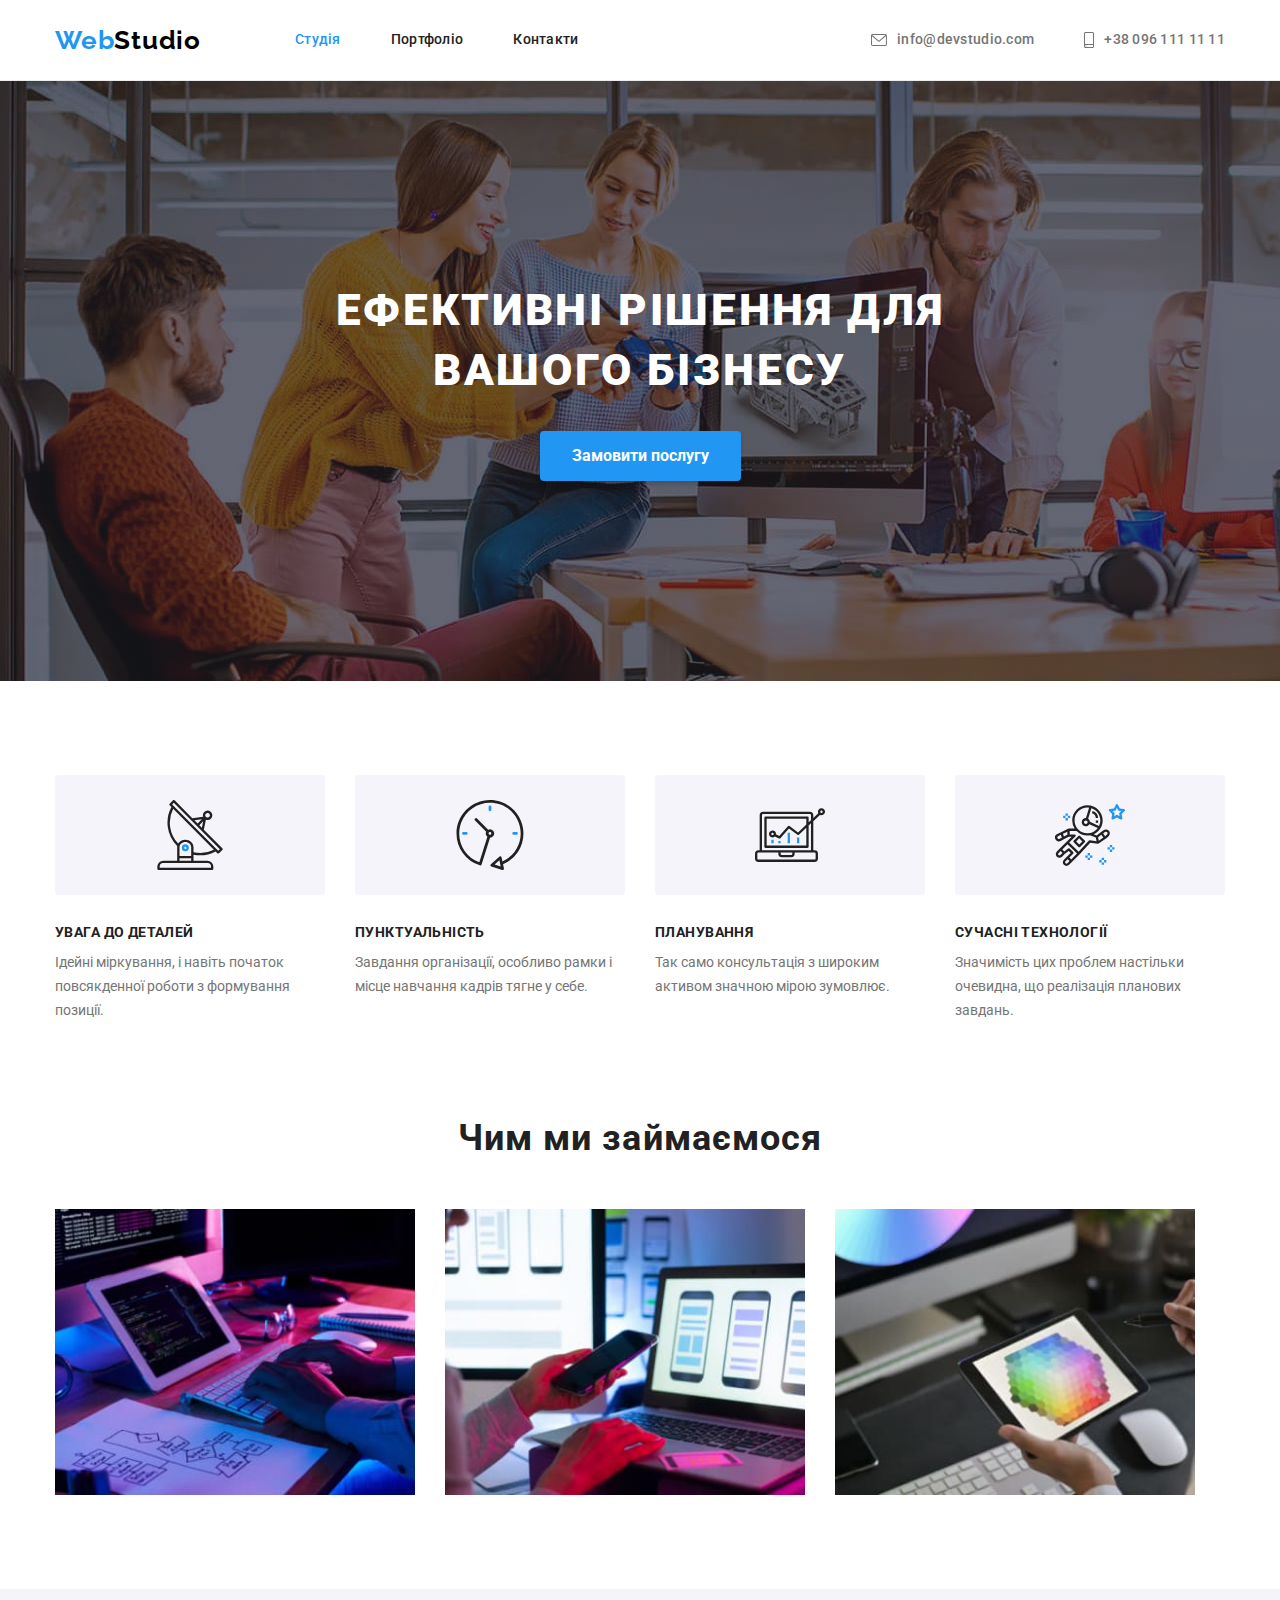
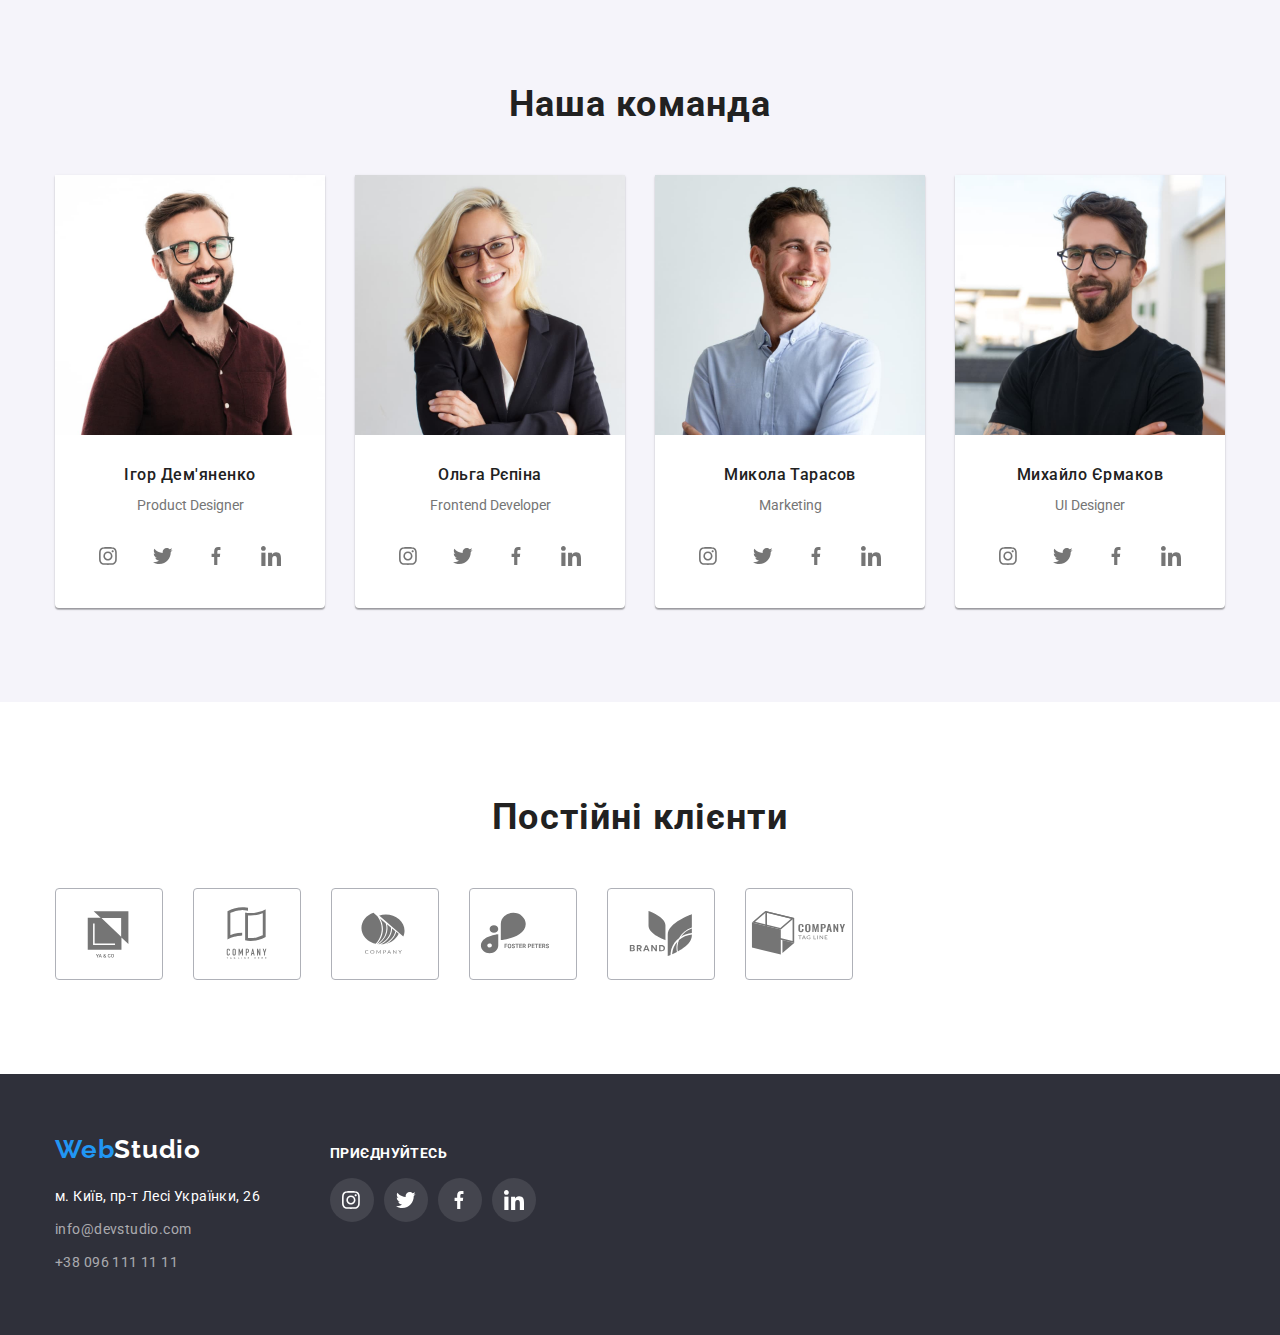
<file: index.html>
<!DOCTYPE html>
<html lang="uk">
  <head>
    <meta charset="UTF-8" />
    <meta http-equiv="X-UA-Compatible" content="IE=edge" />
    <meta name="viewport" content="width=device-width, initial-scale=1.0" />
    <title>WebStudio</title>
    <link rel="preconnect" href="https://fonts.googleapis.com" />
    <link rel="preconnect" href="https://fonts.gstatic.com" crossorigin />
    <link
      href="https://fonts.googleapis.com/css2?family=Raleway:wght@700&family=Roboto:wght@400;500;700;900&display=swap"
      rel="stylesheet"
    />
    <link
      rel="stylesheet"
      href="https://cdnjs.cloudflare.com/ajax/libs/modern-normalize/1.1.0/modern-normalize.min.css"
    />
    <link rel="stylesheet" href="./css/styles.css" />
  </head>
  <body>
    <header class="header">
      <div class="container header">
        <nav class="nav-list">
          <a lang="en" class="logo" href="./index.html"
            ><span class="logo-accept">Web</span>Studio</a
          >
          <ul class="site-nav">
            <li class="item"><a class="link current" href="./index.html">Студія</a></li>
            <li class="item"><a class="link" href="./portfolio.html">Портфоліо</a></li>
            <li class="item"><a class="link" href="#">Контакти</a></li>
          </ul>
        </nav>
        <ul class="contacts">
          <li>
            <a class="link" href="mailto:info@devstudio.com">
              <svg class="contact-icon" width="16" height="12">
                <use href="./images/icons.svg#icon-envelope"></use>
              </svg>
              info@devstudio.com</a
            >
          </li>
          <li>
            <a class="link" href="tel:+380961111111">
              <svg class="contact-icon" width="10" height="16">
                <use href="./images/icons.svg#icon-smartphone"></use>
              </svg>
              +38 096 111 11 11</a
            >
          </li>
        </ul>
      </div>
    </header>
    <main>
      <section class="hero section">
        <div class="container">
          <h1 class="hero-title">Ефективні рішення для вашого бізнесу</h1>
          <button class="primary-button" type="button">Замовити послугу</button>
        </div>
      </section>
      <section class="features section">
        <div class="container">
          <h2 class="visually-hidden">Наші переваги</h2>
          <ul class="features-list">
            <li class="features-item">
              <div class="features-icon">
                <svg width="70" height="70">
                  <use href="./images/icons.svg#icon-antenna"></use>
                </svg>
              </div>
              <h3 class="features-title">Увага до деталей</h3>
              <p>Ідейні міркування, і навіть початок повсякденної роботи з формування позиції.</p>
            </li>
            <li class="features-item">
              <div class="features-icon">
                <svg width="70" height="70">
                  <use href="./images/icons.svg#icon-clock"></use>
                </svg>
              </div>
              <h3 class="features-title">Пунктуальність</h3>
              <p>Завдання організації, особливо рамки і місце навчання кадрів тягне у себе.</p>
            </li>
            <li class="features-item">
              <div class="features-icon">
                <svg width="70" height="70">
                  <use href="./images/icons.svg#icon-diagram"></use>
                </svg>
              </div>
              <h3 class="features-title">Планування</h3>
              <p>Так само консультація з широким активом значною мірою зумовлює.</p>
            </li>
            <li class="features-item">
              <div class="features-icon">
                <svg width="70" height="70">
                  <use href="./images/icons.svg#icon-astronaut"></use>
                </svg>
              </div>
              <h3 class="features-title">Сучасні технології</h3>
              <p>Значимість цих проблем настільки очевидна, що реалізація планових завдань.</p>
            </li>
          </ul>
        </div>
      </section>
      <section class="activity section">
        <div class="container">
          <h2 class="activity-title">Чим ми займаємося</h2>
          <ul class="activity-list">
            <li class="activity-item">
              <img src="./images/computer.jpg" alt="компютер" width="370" />
            </li>
            <li class="activity-item">
              <img src="./images/mobileapp.jpg" alt="мобільний телефон" width="370" />
            </li>
            <li class="activity-item">
              <img src="./images/tablet.jpg" alt="планшет" width="370" />
            </li>
          </ul>
        </div>
      </section>
      <section class="team section">
        <div class="container">
          <h2 class="team-title">Наша команда</h2>
          <ul class="team-list">
            <li class="team-card">
              <img src="./images/team1.jpg" alt="Хлопець з бородою" width="270" />
              <div class="team-item">
                <h3 class="team-member">Ігор Дем'яненко</h3>
                <p class="team-text" lang="en">Product Designer</p>
                <ul class="icon-list">
                  <li>
                    <a href="" class="icon-link">
                      <svg class="icon" width="20" height="20">
                        <use href="./images/icons.svg#icon-instagram"></use>
                      </svg>
                    </a>
                  </li>
                  <li>
                    <a href="" class="icon-link">
                      <svg class="icon" width="20" height="20">
                        <use href="./images/icons.svg#icon-twitter"></use>
                      </svg>
                    </a>
                  </li>
                  <li>
                    <a href="" class="icon-link">
                      <svg class="icon" width="20" height="20">
                        <use href="./images/icons.svg#icon-facebook"></use>
                      </svg>
                    </a>
                  </li>
                  <li>
                    <a href="" class="icon-link">
                      <svg class="icon" width="20" height="20">
                        <use href="./images/icons.svg#icon-linkedin"></use>
                      </svg>
                    </a>
                  </li>
                </ul>
              </div>
            </li>
            <li class="team-card">
              <img src="./images/team2.jpg" alt="Блондика в окулярах" width="270" />
              <div class="team-item">
                <h3 class="team-member">Ольга Рєпіна</h3>
                <p class="team-text" lang="en">Frontend Developer</p>
                <ul class="icon-list">
                  <li>
                    <a href="" class="icon-link">
                      <svg class="icon" width="20" height="20">
                        <use href="./images/icons.svg#icon-instagram"></use>
                      </svg>
                    </a>
                  </li>
                  <li>
                    <a href="" class="icon-link">
                      <svg class="icon" width="20" height="20">
                        <use href="./images/icons.svg#icon-twitter"></use>
                      </svg>
                    </a>
                  </li>
                  <li>
                    <a href="" class="icon-link">
                      <svg class="icon" width="20" height="20">
                        <use href="./images/icons.svg#icon-facebook"></use>
                      </svg>
                    </a>
                  </li>
                  <li>
                    <a href="" class="icon-link">
                      <svg class="icon" width="20" height="20">
                        <use href="./images/icons.svg#icon-linkedin"></use>
                      </svg>
                    </a>
                  </li>
                </ul>
              </div>
            </li>
            <li class="team-card">
              <img src="./images/team3.jpg" alt="Успіхнений хлопець" width="270" />
              <div class="team-item">
                <h3 class="team-member">Микола Тарасов</h3>
                <p class="team-text" lang="en">Marketing</p>
                <ul class="icon-list">
                  <li>
                    <a href="" class="icon-link">
                      <svg class="icon" width="20" height="20">
                        <use href="./images/icons.svg#icon-instagram"></use>
                      </svg>
                    </a>
                  </li>
                  <li>
                    <a href="" class="icon-link">
                      <svg class="icon" width="20" height="20">
                        <use href="./images/icons.svg#icon-twitter"></use>
                      </svg>
                    </a>
                  </li>
                  <li>
                    <a href="" class="icon-link">
                      <svg class="icon" width="20" height="20">
                        <use href="./images/icons.svg#icon-facebook"></use>
                      </svg>
                    </a>
                  </li>
                  <li>
                    <a href="" class="icon-link">
                      <svg class="icon" width="20" height="20">
                        <use href="./images/icons.svg#icon-linkedin"></use>
                      </svg>
                    </a>
                  </li>
                </ul>
              </div>
            </li>
            <li class="team-card">
              <img src="./images/team4.jpg" alt="Хлопець в окулярах" width="270" />
              <div class="team-item">
                <h3 class="team-member">Михайло Єрмаков</h3>
                <p class="team-text" lang="en">UI Designer</p>
                <ul class="icon-list">
                  <li>
                    <a href="" class="icon-link">
                      <svg class="icon" width="20" height="20">
                        <use href="./images/icons.svg#icon-instagram"></use>
                      </svg>
                    </a>
                  </li>
                  <li>
                    <a href="" class="icon-link">
                      <svg class="icon" width="20" height="20">
                        <use href="./images/icons.svg#icon-twitter"></use>
                      </svg>
                    </a>
                  </li>
                  <li>
                    <a href="" class="icon-link">
                      <svg class="icon" width="20" height="20">
                        <use href="./images/icons.svg#icon-facebook"></use>
                      </svg>
                    </a>
                  </li>
                  <li>
                    <a href="" class="icon-link">
                      <svg class="icon" width="20" height="20">
                        <use href="./images/icons.svg#icon-linkedin"></use>
                      </svg>
                    </a>
                  </li>
                </ul>
              </div>
            </li>
          </ul>
        </div>
      </section>
      <section class="clients section">
        <div class="container">
          <h2 class="clients-title">Постійні клієнти</h2>
          <ul class="clients-list">
            <li class="client-block">
              <a href="#" class="clients-link"
                ><svg class="clients-icon" width="106" height="60">
                  <use href="./images/icons.svg#icon-Logo1"></use></svg
              ></a>
            </li>
            <li class="client-block">
              <a href="#" class="clients-link"
                ><svg class="clients-icon" width="106" height="60">
                  <use href="./images/icons.svg#icon-Logo2"></use></svg
              ></a>
            </li>
            <li class="client-block">
              <a href="#" class="clients-link"
                ><svg class="clients-icon" width="106" height="60">
                  <use href="./images/icons.svg#icon-Logo3"></use></svg
              ></a>
            </li>
            <li class="client-block">
              <a href="#" class="clients-link"
                ><svg class="clients-icon" width="106" height="60">
                  <use href="./images/icons.svg#icon-Logo4"></use></svg
              ></a>
            </li>
            <li class="client-block">
              <a href="#" class="clients-link"
                ><svg class="clients-icon" width="106" height="60">
                  <use href="./images/icons.svg#icon-Logo5"></use></svg
              ></a>
            </li>
            <li class="client-block">
              <a href="#" class="clients-link"
                ><svg class="clients-icon" width="106" height="60">
                  <use href="./images/icons.svg#icon-Logo6"></use></svg
              ></a>
            </li>
          </ul>
        </div>
      </section>
    </main>
    <footer class="footer">
      <div class="footer-container container">
        <div class="footer-adress">
          <a lang="en" class="logo-footer" href="./index.html"
            ><span class="logo-accept">Web</span>Studio</a
          >
          <address>
            <ul>
              <li class="contacts-footer">
                <a
                  class="address"
                  href="https://goo.gl/maps/CPtrU1FHBa2aNyZL9"
                  target="_blank"
                  rel="noopener noreferrer"
                  >м. Київ, пр-т Лесі Українки, 26</a
                >
              </li>
              <li class="contacts-footer">
                <a class="footer-mail link" href="mailto:info@devstudio.com">info@devstudio.com</a>
              </li>
              <li class="contacts-footer">
                <a class="footer-tel link" href="tel:+380961111111">+38 096 111 11 11</a>
              </li>
            </ul>
          </address>
        </div>
        <div class="footer-social-links">
          <p class="footer-text">приєднуйтесь</p>
          <ul class="icon-list">
            <li>
              <a href="" class="footer-icon-link">
                <svg class="footer-icon" width="20" height="20">
                  <use href="./images/icons.svg#icon-instagram"></use>
                </svg>
              </a>
            </li>
            <li>
              <a href="" class="footer-icon-link">
                <svg class="footer-icon" width="20" height="20">
                  <use href="./images/icons.svg#icon-twitter"></use>
                </svg>
              </a>
            </li>
            <li>
              <a href="" class="footer-icon-link">
                <svg class="footer-icon" width="20" height="20">
                  <use href="./images/icons.svg#icon-facebook"></use>
                </svg>
              </a>
            </li>
            <li>
              <a href="" class="footer-icon-link">
                <svg class="footer-icon" width="20" height="20">
                  <use href="./images/icons.svg#icon-linkedin"></use>
                </svg>
              </a>
            </li>
          </ul>
        </div>
      </div>
    </footer>
  </body>
</html>
</file>
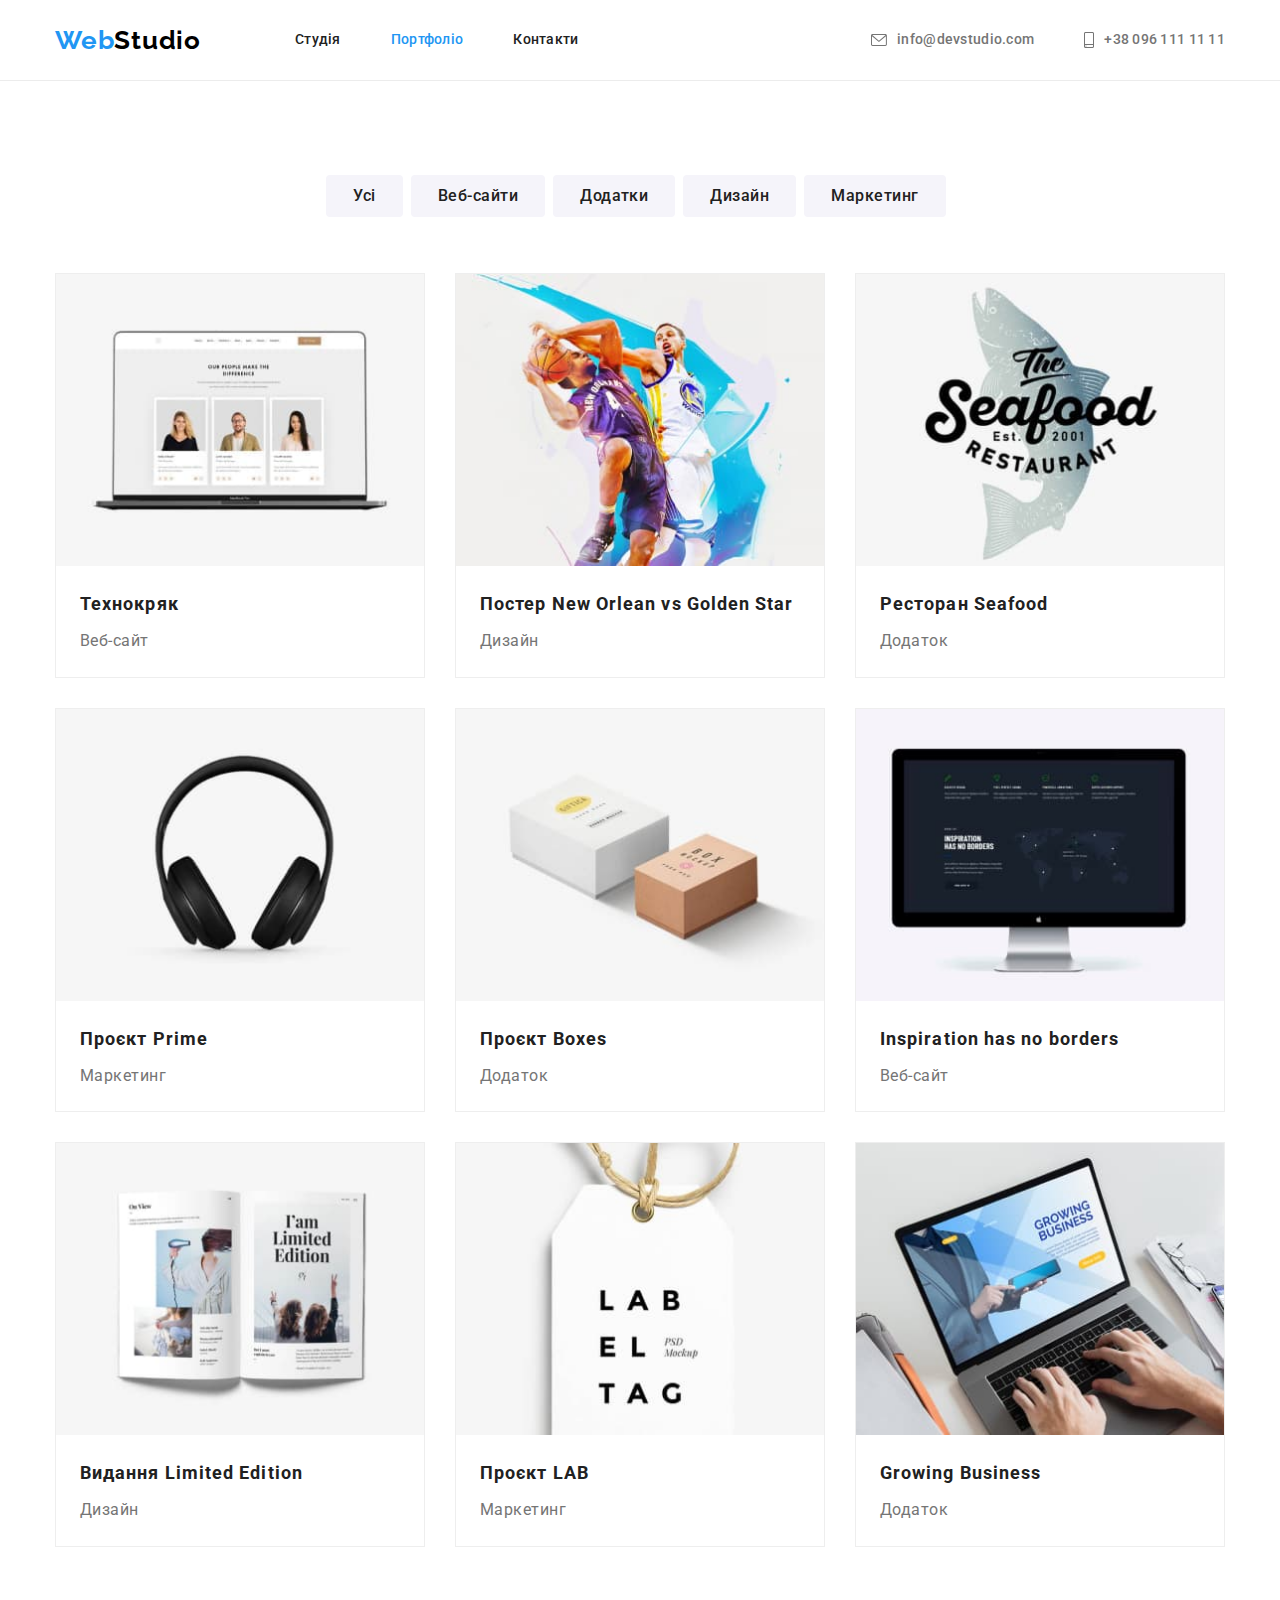
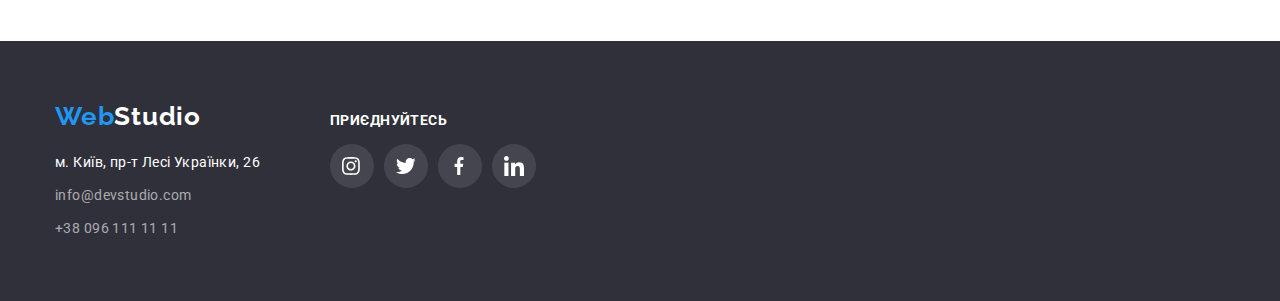
<file: portfolio.html>
<!DOCTYPE html>
<html lang="uk">
  <head>
    <meta charset="UTF-8" />
    <meta http-equiv="X-UA-Compatible" content="IE=edge" />
    <meta name="viewport" content="width=device-width, initial-scale=1.0" />
    <title>WebStudio</title>
    <link rel="preconnect" href="https://fonts.googleapis.com" />
    <link rel="preconnect" href="https://fonts.gstatic.com" crossorigin />
    <link
      href="https://fonts.googleapis.com/css2?family=Raleway:wght@700&family=Roboto:wght@400;500;700;900&display=swap"
      rel="stylesheet"
    />
    <link
      rel="stylesheet"
      href="https://cdnjs.cloudflare.com/ajax/libs/modern-normalize/1.1.0/modern-normalize.min.css"
    />
    <link rel="stylesheet" href="./css/styles.css" />
  </head>
  <body>
    <header class="header">
      <div class="container header">
        <nav class="nav-list">
          <a lang="en" class="logo" href="./index.html"
            ><span class="logo-accept">Web</span>Studio</a
          >
          <ul class="site-nav">
            <li><a class="link" href="./index.html">Студія</a></li>
            <li><a class="link current" href="./portfolio.html">Портфоліо</a></li>
            <li><a class="link" href="#">Контакти</a></li>
          </ul>
        </nav>
        <ul class="contacts">
          <li>
            <a class="link" href="mailto:info@devstudio.com">
              <svg class="contact-icon" width="16px" height="12px">
                <use href="./images/icons.svg#icon-envelope"></use>
              </svg>
              info@devstudio.com</a
            >
          </li>
          <li>
            <a class="link" href="tel:+380961111111">
              <svg class="contact-icon" width="10px" height="16px">
                <use href="images/icons.svg#icon-smartphone"></use>
              </svg>
              +38 096 111 11 11</a
            >
          </li>
        </ul>
      </div>
    </header>
    <main>
      <section class="section">
        <div class="container">
          <h1 class="visually-hidden">Портфоліо</h1>
          <ul class="filter-list">
            <li><button class="filter-button" type="button">Усі</button></li>
            <li><button class="filter-button" type="button">Веб-сайти</button></li>
            <li><button class="filter-button" type="button">Додатки</button></li>
            <li><button class="filter-button" type="button">Дизайн</button></li>
            <li><button class="filter-button" type="button">Маркетинг</button></li>
          </ul>
          <ul class="examples">
            <li class="examples-card">
              <a class="link" href="#"
                ><img src="./images/portfolio1.jpg" alt="ноутбук" class="item" width="370" />
                <div class="examples-block">
                  <h2 class="examples-title">Технокряк</h2>
                  <p class="examples-text">Веб-сайт</p>
                </div>
              </a>
            </li>
            <li class="examples-card">
              <a class="link" href="#">
                <img
                  class="item"
                  src="./images/portfolio2.jpg"
                  alt="два баскетболиста"
                  width="370"
                />
                <div class="examples-block">
                  <h2 class="examples-title">
                    Постер <span lang="en">New Orlean vs Golden Star</span>
                  </h2>
                  <p class="examples-text">Дизайн</p>
                </div>
              </a>
            </li>
            <li class="examples-card">
              <a class="link" href="#">
                <img
                  class="item"
                  src="./images/portfolio3.jpg"
                  alt="логотип ресторана"
                  width="370"
                />
                <div class="examples-block">
                  <h2 class="examples-title">Ресторан <span lang="en">Seafood</span></h2>
                  <p class="examples-text">Додаток</p>
                </div>
              </a>
            </li>
            <li class="examples-card">
              <a class="link" href="#">
                <img class="item" src="./images/portfolio4.jpg" alt="навушники" width="370" />
                <div class="examples-block">
                  <h2 class="examples-title">Проєкт <span lang="en">Prime</span></h2>
                  <p class="examples-text">Маркетинг</p>
                </div>
              </a>
            </li>
            <li class="examples-card">
              <a class="link" href="#">
                <img class="item" src="./images/portfolio5.jpg" alt="дві коробки" width="370" />
                <div class="examples-block">
                  <h2 class="examples-title">Проєкт <span lang="en">Boxes</span></h2>
                  <p class="examples-text">Додаток</p>
                </div>
              </a>
            </li>
            <li class="examples-card">
              <a class="link" href="#">
                <img
                  class="item"
                  src="./images/portfolio6.jpg"
                  alt="монитор компютера"
                  width="370"
                />
                <div class="examples-block">
                  <h2 class="examples-title" lang="en">Inspiration has no borders</h2>
                  <p class="examples-text">Веб-сайт</p>
                </div>
              </a>
            </li>
            <li class="examples-card">
              <a class="link" href="#">
                <img
                  class="item"
                  src="./images/portfolio7.jpg"
                  alt="розворот журналу"
                  width="370"
                />
                <div class="examples-block">
                  <h2 class="examples-title">Видання <span lang="en">Limited Edition</span></h2>
                  <p class="examples-text">Дизайн</p>
                </div>
              </a>
            </li>
            <li class="examples-card">
              <a class="link" href="#">
                <img class="item" src="./images/portfolio8.jpg" alt="лейба компании" width="370" />
                <div class="examples-block">
                  <h2 class="examples-title">Проєкт <span lang="en">LAB</span></h2>
                  <p class="examples-text">Маркетинг</p>
                </div>
              </a>
            </li>
            <li class="examples-card">
              <a class="link" href="#">
                <img
                  class="item"
                  src="./images/portfolio9.jpg"
                  alt="людина друкую на ноутбуці"
                  width="370"
                />
                <div class="examples-block">
                  <h2 class="examples-title"><span lang="en">Growing Business</span></h2>
                  <p class="examples-text">Додаток</p>
                </div>
              </a>
            </li>
          </ul>
        </div>
      </section>
    </main>
    <footer class="footer">
      <div class="footer-container container">
        <div class="footer-adress">
          <a lang="en" class="logo-footer" href="./index.html"
            ><span class="logo-accept">Web</span>Studio</a
          >
          <address>
            <ul>
              <li class="contacts-footer">
                <a
                  class="address"
                  href="https://goo.gl/maps/CPtrU1FHBa2aNyZL9"
                  target="_blank"
                  rel="noopener noreferrer"
                  >м. Київ, пр-т Лесі Українки, 26</a
                >
              </li>
              <li class="contacts-footer">
                <a class="footer-mail link" href="mailto:info@devstudio.com">info@devstudio.com</a>
              </li>
              <li class="contacts-footer">
                <a class="footer-tel link" href="tel:+380961111111">+38 096 111 11 11</a>
              </li>
            </ul>
          </address>
        </div>
        <div class="footer-social-links">
          <p class="footer-text">приєднуйтесь</p>
          <ul class="icon-list">
            <li>
              <a href="" class="footer-icon-link">
                <svg class="footer-icon" width="20" height="20">
                  <use href="./images/icons.svg#icon-instagram"></use>
                </svg>
              </a>
            </li>
            <li>
              <a href="" class="footer-icon-link">
                <svg class="footer-icon" width="20" height="20">
                  <use href="./images/icons.svg#icon-twitter"></use>
                </svg>
              </a>
            </li>
            <li>
              <a href="" class="footer-icon-link">
                <svg class="footer-icon" width="20" height="20">
                  <use href="./images/icons.svg#icon-facebook"></use>
                </svg>
              </a>
            </li>
            <li>
              <a href="" class="footer-icon-link">
                <svg class="footer-icon" width="20" height="20">
                  <use href="./images/icons.svg#icon-linkedin"></use>
                </svg>
              </a>
            </li>
          </ul>
        </div>
      </div>
    </footer>
  </body>
</html>
</file>
<file: css/styles.css>
:root {
  --primary-color: #757575;
  --title-color: #212121;
  --accent-color: #2196f3;
  --primary-background-color: #ffffff;
  --secondary-background-color: #2f303a;
  --white-color: #ffffff;
  --accent-button-color: #188ce8;
  --third-background-color: #f5f4fa;
  --filter-background-color: #f5f4fa;
  --logo-color: #000000;
  --portfolio-background-color: #eeeeee;
}
*::before,
*::after {
  box-sizing: border-box;
}
body {
  color: var(--primary-color);
  background-color: var(--primary-background-color);
  font-family: 'Roboto', sans-serif;
  font-style: normal;
  font-weight: 400;
  font-size: 14px;
  line-height: 1.71;
}
.container {
  width: 100%;
  max-width: 1200px;
  margin: 0 auto;
  padding: 0 15px;
}

h1,
h2,
h3,
p,
ul {
  padding: 0;
  margin: 0;
}
.section {
  padding: 94px 0;
}
img {
  display: block;
  max-width: 100%;
  height: auto;
}
li {
  list-style: none;
}
.link {
  text-decoration: none;
}

header {
  border-bottom: 1px solid #ececec;
  max-width: 100%;
}
.logo {
  padding-top: 24px;
  padding-bottom: 24px;
  display: flex;
  color: var(--logo-color);
  font-family: 'Raleway', sans-serif;
  font-weight: 700;
  font-size: 26px;
  line-height: 1.19;
  letter-spacing: 0.03em;
  text-decoration: none;
}
.logo-accept {
  color: var(--accent-color);
}
.site-nav .link {
  padding-top: 32px;
  padding-bottom: 32px;
  display: flex;
  color: var(--title-color);
  font-family: inherit;
  font-weight: 500;
  font-size: 14px;
  line-height: 1.14;
  letter-spacing: 0.02em;
}

.site-nav .link.current {
  color: var(--accent-color);
}

.site-nav .link:hover,
.site-nav .link:focus,
.contacts .link:hover,
.contacts .link:focus {
  color: var(--accent-color);
  fill: var(--accent-color);
}

.contacts .link {
  padding-top: 32px;
  padding-bottom: 32px;
  display: flex;
  align-items: center;
  color: var(--primary-color);
  fill: var(--primary-color);
  font-family: inherit;
  font-style: normal;
  font-weight: 500;
  font-size: 14px;
  line-height: 1.14;
  letter-spacing: 0.02em;
  gap: 10px;
}

.site-nav {
  display: flex;
  margin-left: 94px;
  align-items: center;
  gap: 50px;
}
.container.header {
  justify-content: space-between;
  display: flex;
  align-items: center;
}
.nav-list {
  display: flex;
  align-items: center;
}
.contacts {
  display: flex;
  align-items: center;
  gap: 50px;
}
.hero {
  max-width: 1600px;
  height: 600px;
  margin-left: auto;
  margin-right: auto;
  background-image: linear-gradient(to right, rgba(47, 48, 58, 0.4), rgba(47, 48, 58, 0.4)),
    url(../images/hero.jpg);
  background-color: var(--secondary-background-color);
  text-align: center;
  justify-content: center;
  align-items: center;
  padding-top: 200px;
  padding-bottom: 200px;
}
.hero-title {
  width: 696px;
  margin: 0 auto 30px auto;
  color: var(--white-color);
  font-family: inherit;
  font-weight: 900;
  font-size: 44px;
  line-height: 1.36;
  letter-spacing: 0.06em;
  text-transform: uppercase;
}
.primary-button {
  padding: 10px 32px;
  font-family: inherit;
  font-weight: 700;
  font-size: 16px;
  line-height: 30px;
  color: var(--white-color);
  background-color: var(--accent-color);
  box-shadow: 0px 4px 4px rgba(0, 0, 0, 0.15);
  border: none;
  border-radius: 4px;
  cursor: pointer;
}
.primary-button:hover,
.primary-button:focus {
  background-color: var(--accent-button-color);
}
.visually-hidden {
  position: absolute;
  white-space: nowrap;
  width: 1px;
  height: 1px;
  overflow: hidden;
  border: 0;
  padding: 0;
  clip: rect(0 0 0 0);
  clip-path: inset(50%);
  margin: -1px;
}

.features-title {
  margin-bottom: 10px;
  color: var(--title-color);
  font-family: inherit;
  font-weight: 700;
  font-size: 14px;
  line-height: 1.14;
  letter-spacing: 0.03em;
  text-transform: uppercase;
}
.features-icon {
  width: 270px;
  height: 120px;
  display: flex;
  justify-content: center;
  align-items: center;
  background-color: var(--filter-background-color);
  margin-bottom: 30px;
  border-radius: 4px;
}
.features-list {
  display: flex;
}
.features-list {
  display: flex;
}
.features-item {
  display: block;
  justify-content: center;
  align-items: center;
  margin-right: 30px;
  width: 270px;
}
.features-list:not(:last-child) {
  margin-right: 0px;
}
.activity-title,
.team-title {
  margin-bottom: 50px;
  color: var(--title-color);
  font-family: inherit;
  font-weight: 700;
  font-size: 36px;
  line-height: 1.17;
  letter-spacing: 0.03em;
  text-align: center;
}
.activity.section {
  padding-top: 0px;
}
.activity-list {
  display: flex;
}
.activity-item {
  margin-right: 30px;
}
.activity-item::not(:last-child) {
  margin-right: 0px;
}
.team {
  background-color: var(--third-background-color);
}
.team-list {
  display: flex;
  text-align: center;
  gap: 30px;
}
.team-item {
  padding: 30px;
}
.team-card {
  width: calc((100%-90px) / 4);
  background-color: var(--primary-background-color);
  box-shadow: 0px 1px 3px rgba(0, 0, 0, 0.12), 0px 1px 1px rgba(0, 0, 0, 0.14),
    0px 2px 1px rgba(0, 0, 0, 0.2);
  border-radius: 0px 0px 4px 4px;
}

.team-member {
  margin-bottom: 10px;
  color: var(--title-color);
  font-family: inherit;
  font-weight: 500;
  font-size: 16px;
  line-height: 1.19;
  letter-spacing: 0.03em;
}
.clients-title {
  color: var(--title-color);
  font-family: inherit;
  font-weight: 700;
  font-size: 36px;
  line-height: 1.17;
  letter-spacing: 0.03em;
  text-align: center;
  margin-bottom: 50px;
}
.clients-list {
  display: flex;
  gap: 30px;
}
.client-block {
  display: flex;
  align-items: center;
  justify-content: center;
  height: 92px;
  width: calc((100%-150px) / 6);
}
.clients-link {
  display: flex;
  align-items: center;
  justify-content: center;
  width: 100%;
  height: 100%;
  border: 1px solid #afb1b8;
  border-radius: 4px;
  color: var(--primary-color);
}
.clients-icon {
  display: flex;
  align-items: center;
  justify-content: center;
  fill: currentColor;
}
.clients-link:hover,
.clients-link:focus {
  border-color: var(--accent-color);
  color: var(--accent-color);
}
.clients-link:hover .clients-icon,
.clients-link:focus .clients-icon {
  fill: currentColor;
}
.footer {
  background-color: var(--secondary-background-color);
  padding-bottom: 60px;
  padding-top: 60px;
}
.logo-footer {
  display: flex;
  margin-bottom: 20px;
  color: var(--white-color);
  font-family: 'Raleway', sans-serif;
  font-style: normal;
  font-weight: 700;
  font-size: 26px;
  line-height: 1.19;
  letter-spacing: 0.03em;
  text-decoration: none;
}
.contacts-footer {
  margin-bottom: 9px;
}
.contacts-footer:last-child {
  margin-bottom: 0px;
}

.address {
  color: var(--white-color);
  font-family: inherit;
  font-style: normal;
  font-size: 14px;
  line-height: 1.71;
  letter-spacing: 0.03em;
  text-decoration: none;
}
.footer-mail {
  font-family: inherit;
  font-style: normal;
  font-size: 14px;
  line-height: 1.71;
  letter-spacing: 0.03em;
  color: rgba(255, 255, 255, 0.6);
}
.footer-tel {
  font-family: inherit;
  font-style: normal;
  font-size: 14px;
  line-height: 1.71;
  letter-spacing: 0.03em;
  color: rgba(255, 255, 255, 0.6);
}
.footer-tel:hover,
.footer-tel:focus,
.footer-mail:hover,
.footer-mail:focus,
.address:hover,
.address:focus {
  color: var(--accent-color);
}
.filter-list {
  display: flex;
  justify-content: center;
  margin-bottom: 56px;
}
.filter-list:nth-of-type(3n) {
  margin-right: 0px;
}
.filter-button {
  padding: 6px 22px;
  padding-bottom: 6px;
  min-width: 73px;
  margin-right: 8px;
  color: var(--title-color);
  background-color: var(--filter-background-color);
  font-family: inherit;
  font-style: normal;
  font-weight: 500;
  font-size: 16px;
  line-height: 1.63;
  letter-spacing: 0.03em;
  border-radius: 4px;
  border-color: transparent;
  text-align: center;
  cursor: pointer;
}
.filter-button:nth-child(1) {
  padding: 6px 25px;
}

.filter-button:hover,
.filter-button:focus {
  color: var(--white-color);
  background-color: var(--accent-color);
  box-shadow: 0px 3px 1px rgba(0, 0, 0, 0.1), 0px 1px 2px rgba(0, 0, 0, 0.08),
    0px 2px 2px rgba(0, 0, 0, 0.12);
  border-radius: 4px;
}
.examples-card .link:hover,
.examples-card .link:focus {
  box-shadow: 0px 1px 1px rgba(0, 0, 0, 0.12), 0px 4px 4px rgba(0, 0, 0, 0.06),
    1px 4px 6px rgba(0, 0, 0, 0.16);
}

.examples-card .link {
  display: block;
  width: 100%;
}
.examples-title {
  margin-bottom: 4px;
  color: var(--title-color);
  font-family: inherit;
  font-weight: 700;
  font-size: 18px;
  line-height: 2;
  letter-spacing: 0.06em;
}
.examples {
  display: flex;
  flex-wrap: wrap;
  gap: 30px;
}
.examples-block {
  padding: 20px 24px;
  margin-right: 0px;
}
.examples-text {
  color: var(--primary-color);
  font-family: inherit;
  font-size: 16px;
  line-height: 1.88;
  letter-spacing: 0.03em;
}
.examples-card {
  width: 370px;
  background-color: var(--white-color);
  border: 1px solid #eeeeee;
}
.icon-list {
  display: flex;
  gap: 10px;
  justify-content: center;
  margin-top: 16px;
}
.icon-link {
  width: 44px;
  height: 44px;
  fill: var(--primary-color);
  background-color: var(--primary-background-color);
  border-radius: 50%;
  justify-content: center;
  align-items: center;
  display: flex;
}
.icon-link:hover,
.icon-link:focus {
  fill: var(--white-color);
  background-color: var(--accent-color);
}

.footer-text {
  font-family: inherit;
  font-weight: 700;
  font-size: 14px;
  line-height: 1.14;
  letter-spacing: 0.03em;
  color: var(--white-color);
  text-transform: uppercase;
}

.footer-container {
  display: flex;
  align-items: baseline;
  gap: 70px;
}
.footer-icon-link {
  width: 44px;
  height: 44px;
  color: var(--white-color);
  background-color: rgba(255, 255, 255, 0.1);
  border-radius: 50%;
  justify-content: center;
  align-items: center;
  display: flex;
}
.footer-icon {
  fill: currentColor;
}
.footer-icon-link:hover,
.footer-icon-link:focus {
  color: var(--white-color);
  background-color: var(--accent-color);
}
</file>
